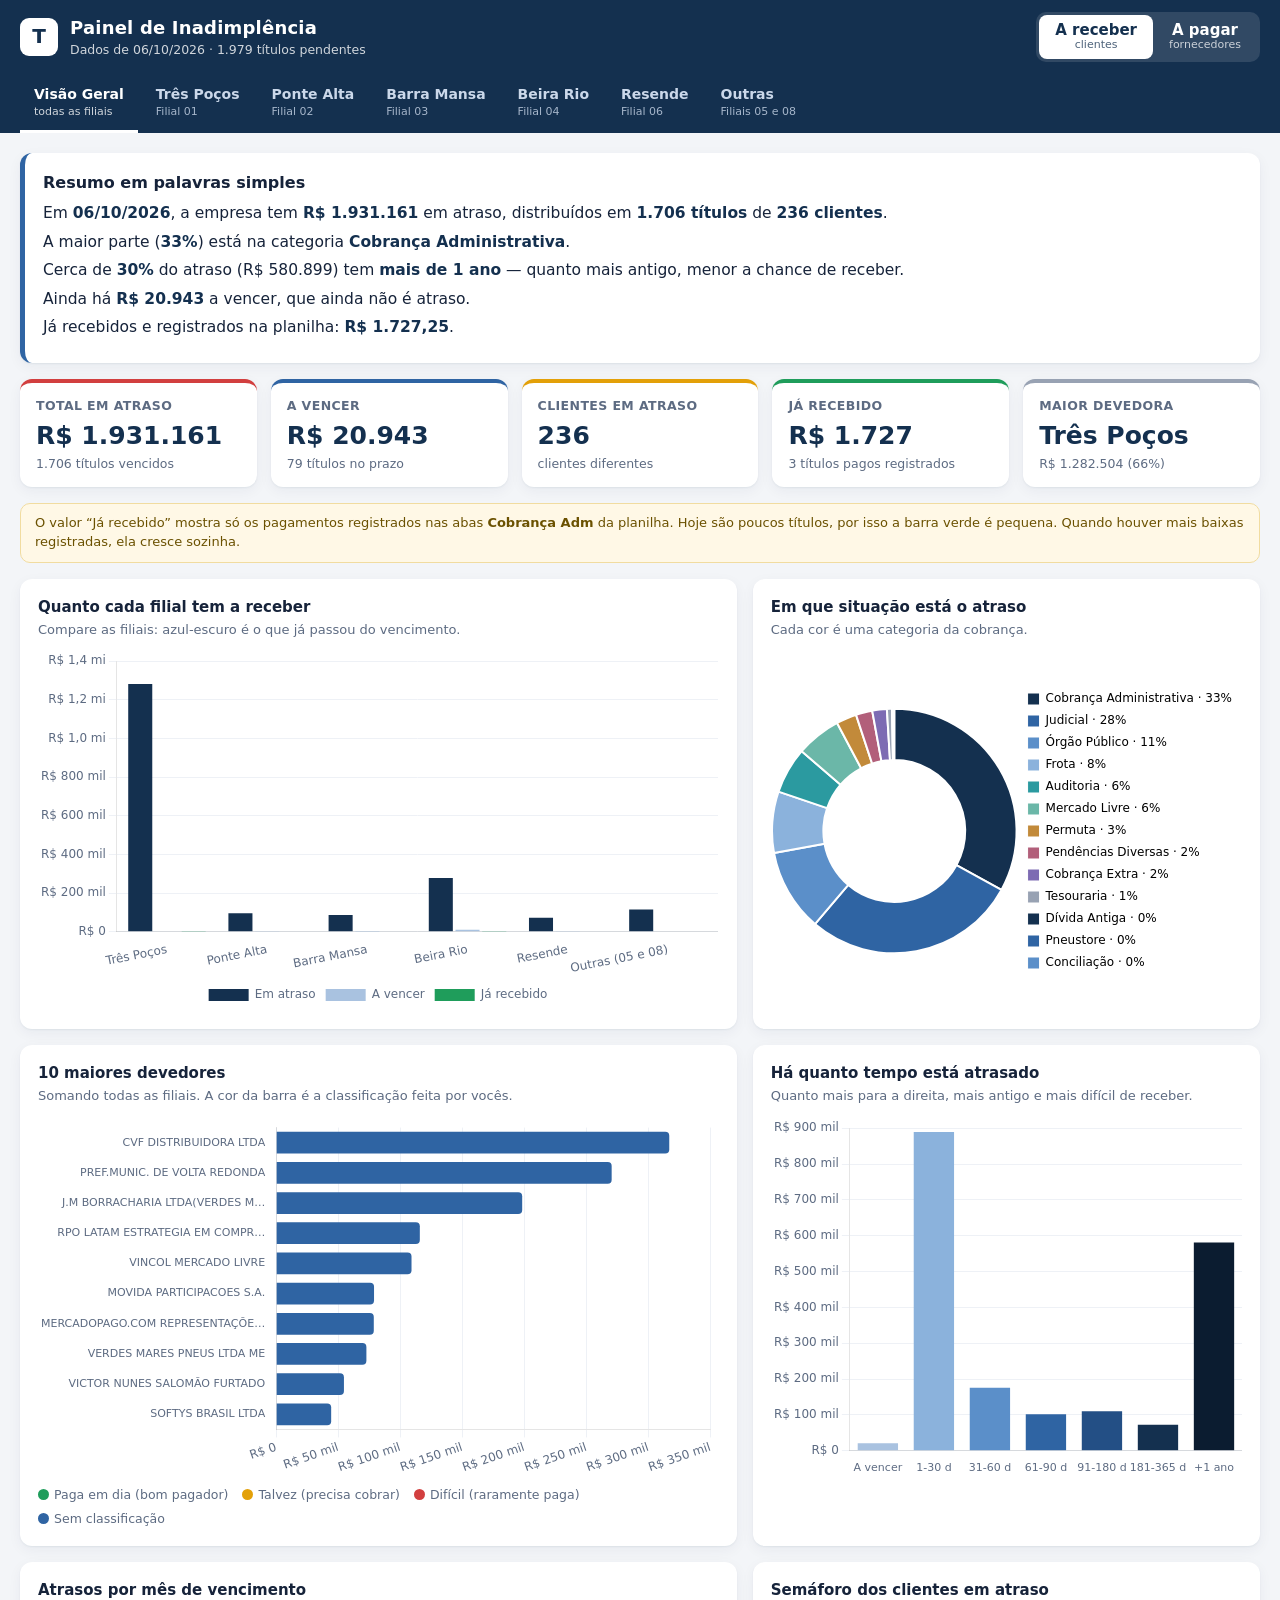
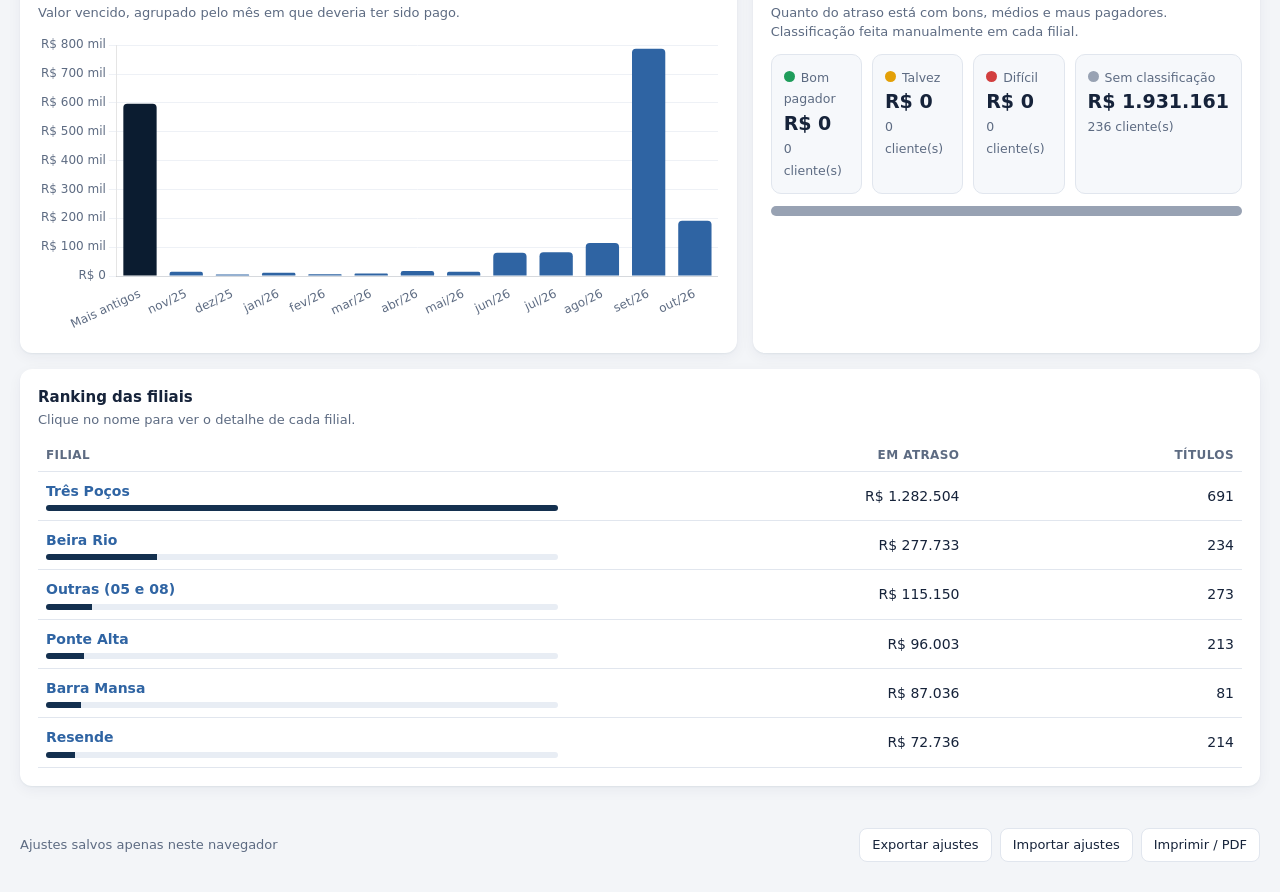
<file: index.html>
<!DOCTYPE html>
<html lang="pt-BR">
<head>
<meta charset="UTF-8">
<meta name="viewport" content="width=device-width, initial-scale=1">
<title>Painel de Inadimplência — Tecinco</title>
<meta name="description" content="Painel financeiro de títulos em aberto e inadimplência por filial.">
<link rel="stylesheet" href="css/style.css">
</head>
<body>
<header class="topo">
  <div class="topo-in">
    <div class="marca">
      <span class="logo" aria-hidden="true">T</span>
      <div>
        <h1>Painel de Inadimplência</h1>
        <p id="ref" class="sub"></p>
      </div>
    </div>
    <div class="modo" role="tablist" aria-label="Tipo de conta">
      <button data-modo="R" class="on" role="tab">A receber <small>clientes</small></button>
      <button data-modo="P" role="tab">A pagar <small>fornecedores</small></button>
    </div>
  </div>
  <nav id="abas" class="abas" aria-label="Filiais"></nav>
</header>

<main id="app" class="app" aria-live="polite"></main>

<footer class="rodape">
  <span id="sync" class="sync"></span>
  <span class="acoes">
    <button id="btnExport" class="btn-sec">Exportar ajustes</button>
    <label class="btn-sec">Importar ajustes<input id="fileImport" type="file" accept="application/json" hidden></label>
    <button id="btnPrint" class="btn-sec">Imprimir / PDF</button>
  </span>
</footer>

<script src="js/chart.umd.js"></script>
<script src="js/config.js"></script>
<script src="js/data.js"></script>
<script src="js/store.js"></script>
<script src="js/app.js"></script>
</body>
</html>
</file>
<file: css/style.css>
:root{
  --bg:#f3f5f8; --card:#fff; --ink:#16233a; --muted:#5d6b82; --line:#e1e6ee;
  --navy:#14304f; --blue:#2f64a3; --blue-l:#a9c2e0;
  --verde:#1f9d5b; --amarelo:#e3a008; --vermelho:#d23f3f; --cinza:#98a2b3;
  --r:12px; --sh:0 1px 2px rgba(20,48,79,.06),0 4px 14px rgba(20,48,79,.05);
}
*{box-sizing:border-box}
html{-webkit-text-size-adjust:100%}
body{margin:0;background:var(--bg);color:var(--ink);font:15px/1.45 system-ui,-apple-system,"Segoe UI",Roboto,Arial,sans-serif}
button,select,input,textarea{font:inherit;color:inherit}
h1,h2,h3{margin:0}
.topo{background:var(--navy);color:#fff;position:sticky;top:0;z-index:20}
.topo-in{max-width:1280px;margin:0 auto;padding:12px 20px;display:flex;gap:16px;align-items:center;justify-content:space-between;flex-wrap:wrap}
.marca{display:flex;gap:12px;align-items:center}
.logo{width:38px;height:38px;border-radius:9px;background:#fff;color:var(--navy);display:grid;place-items:center;font-weight:800;font-size:20px}
.topo h1{font-size:18px;font-weight:700;letter-spacing:.2px}
.sub{margin:0;font-size:12.5px;opacity:.8}
.modo{display:flex;background:rgba(255,255,255,.12);border-radius:10px;padding:3px}
.modo button{border:0;background:none;color:#fff;padding:7px 16px;border-radius:8px;cursor:pointer;font-weight:600;display:flex;flex-direction:column;align-items:center;line-height:1.15}
.modo button small{font-weight:400;font-size:11px;opacity:.75}
.modo button.on{background:#fff;color:var(--navy)}
.abas{max-width:1280px;margin:0 auto;padding:0 20px;display:flex;gap:4px;overflow-x:auto;scrollbar-width:none}
.abas::-webkit-scrollbar{display:none}
.abas a{color:#cbd8ea;text-decoration:none;padding:10px 14px;white-space:nowrap;border-bottom:3px solid transparent;font-weight:600;font-size:14px}
.abas a small{display:block;font-weight:400;font-size:11px;opacity:.8}
.abas a:hover{color:#fff}
.abas a.on{color:#fff;border-color:#fff}
.app{max-width:1280px;margin:0 auto;padding:20px}
.card{background:var(--card);border-radius:var(--r);box-shadow:var(--sh);padding:18px}
.card h2{font-size:15px;font-weight:700;margin-bottom:2px}
.card .dica{margin:0 0 12px;color:var(--muted);font-size:13px}
.resumo{border-left:5px solid var(--blue);margin-bottom:16px}
.resumo h2{font-size:16px;margin-bottom:8px}
.resumo p{margin:6px 0;font-size:15.5px}
.resumo b{color:var(--navy)}
.kpis{display:grid;grid-template-columns:repeat(auto-fit,minmax(190px,1fr));gap:14px;margin-bottom:16px}
.kpi{background:var(--card);border-radius:var(--r);box-shadow:var(--sh);padding:14px 16px;border-top:4px solid var(--blue)}
.kpi.k-red{border-color:var(--vermelho)}.kpi.k-green{border-color:var(--verde)}.kpi.k-amber{border-color:var(--amarelo)}.kpi.k-gray{border-color:var(--cinza)}
.kpi .l{font-size:12.5px;color:var(--muted);font-weight:600;text-transform:uppercase;letter-spacing:.4px}
.kpi .v{font-size:25px;font-weight:750;margin:3px 0 1px;color:var(--navy);font-variant-numeric:tabular-nums}
.kpi .d{font-size:12.5px;color:var(--muted)}
.grid{display:grid;grid-template-columns:repeat(12,1fr);gap:16px;margin-bottom:16px}
.c12{grid-column:span 12}.c8{grid-column:span 8}.c7{grid-column:span 7}.c6{grid-column:span 6}.c5{grid-column:span 5}.c4{grid-column:span 4}
.graf{position:relative;height:300px}
.graf.alto{height:360px}
.legenda{display:flex;flex-wrap:wrap;gap:6px 14px;font-size:12.5px;color:var(--muted);margin-top:8px}
.legenda i{display:inline-block;width:11px;height:11px;border-radius:50%;margin-right:5px;vertical-align:-1px}
.sem{display:grid;grid-template-columns:repeat(4,1fr);gap:10px}
.sem div{border-radius:10px;padding:12px;background:#f6f8fb;border:1px solid var(--line)}
.sem b{display:block;font-size:19px;font-variant-numeric:tabular-nums}
.sem span{font-size:12.5px;color:var(--muted)}
.sem .dot{display:inline-block;width:11px;height:11px;border-radius:50%;margin-right:6px}
.barra{height:10px;border-radius:6px;background:#e8edf4;overflow:hidden;display:flex;margin-top:12px}
.barra span{display:block;height:100%}
.rank{width:100%;border-collapse:collapse;font-size:14px}
.rank th{text-align:left;font-size:12px;color:var(--muted);text-transform:uppercase;letter-spacing:.4px;padding:6px 8px;border-bottom:1px solid var(--line)}
.rank td{padding:9px 8px;border-bottom:1px solid var(--line)}
.rank td.n,.rank th.n{text-align:right;font-variant-numeric:tabular-nums}
.rank a{color:var(--blue);font-weight:600;text-decoration:none}
.mini{height:6px;border-radius:4px;background:#e8edf4;margin-top:4px;overflow:hidden}.mini i{display:block;height:100%;background:var(--navy)}
.aviso{background:#fff8e6;border:1px solid #f1dca0;color:#6b5100;border-radius:10px;padding:10px 14px;font-size:13px;margin-bottom:16px}
.filtros{display:flex;flex-wrap:wrap;gap:10px;align-items:center;margin-bottom:12px}
.filtros input[type=search],.filtros select{border:1px solid var(--line);border-radius:8px;padding:8px 10px;background:#fff;min-width:150px}
.filtros input[type=search]{flex:1;min-width:200px}
.filtros label.chk{display:flex;gap:6px;align-items:center;font-size:13.5px;color:var(--muted)}
.tw{overflow-x:auto}
table.t{width:100%;border-collapse:collapse;font-size:13.5px}
.t th{position:sticky;top:0;background:#f3f6fa;text-align:left;padding:9px 10px;font-size:12px;color:var(--muted);text-transform:uppercase;letter-spacing:.3px;border-bottom:1px solid var(--line);white-space:nowrap;cursor:pointer;user-select:none}
.t th.n,.t td.n{text-align:right;font-variant-numeric:tabular-nums}
.t th.on::after{content:" ▾"}.t th.on.asc::after{content:" ▴"}
.t td{padding:8px 10px;border-bottom:1px solid var(--line);vertical-align:middle}
.t tr:hover td{background:#fafcff}
.t tr.pago td{background:#eaf7ef}
.t tr.oculto td{opacity:.5}
.t .cli{font-weight:600;max-width:280px}
.t .cli small{display:block;font-weight:400;color:var(--muted)}
.tag{display:inline-block;padding:2px 9px;border-radius:20px;font-size:12px;background:#e8eef7;color:var(--navy);white-space:nowrap}
.tag.ok{background:#d7f1e2;color:#146b3c}.tag.warn{background:#fdf0cd;color:#7a5600}.tag.bad{background:#fbdcdc;color:#8f2323}
.cores{display:flex;gap:5px;align-items:center}
.cores button{width:22px;height:22px;border-radius:50%;border:2px solid transparent;background:var(--c);opacity:.28;cursor:pointer;padding:0}
.cores button:hover{opacity:.7}
.cores button.on{opacity:1;border-color:var(--ink);box-shadow:0 0 0 2px #fff inset}
.cores .x{background:none;border:0;color:var(--muted);font-size:14px;opacity:.7;width:auto;height:auto;border-radius:0}
.ic{border:1px solid var(--line);background:#fff;border-radius:7px;padding:4px 8px;cursor:pointer;font-size:12.5px;color:var(--muted)}
.ic:hover{background:#f3f6fa}
.ic.tem{color:var(--blue);border-color:var(--blue-l);background:#eef4fb}
.pag{display:flex;justify-content:space-between;align-items:center;gap:10px;margin-top:12px;font-size:13.5px;color:var(--muted);flex-wrap:wrap}
.pag button{border:1px solid var(--line);background:#fff;border-radius:8px;padding:6px 12px;cursor:pointer}
.pag button:disabled{opacity:.4;cursor:default}
.vazio{text-align:center;color:var(--muted);padding:30px 0}
.rodape{max-width:1280px;margin:0 auto;padding:6px 20px 30px;display:flex;justify-content:space-between;gap:12px;flex-wrap:wrap;align-items:center;color:var(--muted);font-size:13px}
.sync.err{color:var(--vermelho);font-weight:600}
.acoes{display:flex;gap:8px;flex-wrap:wrap}
.btn-sec{border:1px solid var(--line);background:#fff;border-radius:8px;padding:7px 12px;cursor:pointer;font-size:13px;color:var(--ink)}
.btn-sec:hover{background:#f3f6fa}
.btn-p{border:0;background:var(--navy);color:#fff;border-radius:8px;padding:8px 16px;cursor:pointer;font-weight:600}
dialog{border:0;border-radius:14px;padding:20px;max-width:440px;width:calc(100% - 32px);box-shadow:0 20px 60px rgba(0,0,0,.3)}
dialog::backdrop{background:rgba(10,20,40,.45)}
dialog h3{font-size:16px;margin-bottom:4px}
dialog p{margin:2px 0 10px;color:var(--muted);font-size:13px}
dialog textarea{width:100%;min-height:110px;border:1px solid var(--line);border-radius:8px;padding:10px;resize:vertical}
dialog .bt{display:flex;justify-content:flex-end;gap:8px;margin-top:12px}
.toast{position:fixed;bottom:18px;left:50%;transform:translateX(-50%);background:var(--ink);color:#fff;padding:10px 16px;border-radius:10px;font-size:13.5px;z-index:50}

@media (max-width:900px){
  .c8,.c7,.c6,.c5,.c4{grid-column:span 12}
  .sem{grid-template-columns:repeat(2,1fr)}
}
@media (max-width:720px){
  .app{padding:14px 14px 4px}.topo-in{padding:10px 14px}.abas{padding:0 10px}.rodape{padding:6px 14px 24px}
  .kpi .v{font-size:21px}
  .graf{height:260px}
  table.t thead{display:none}
  table.t,.t tbody,.t tr,.t td{display:block;width:100%}
  .t tr{border:1px solid var(--line);border-radius:10px;margin-bottom:10px;padding:8px 4px;background:#fff}
  .t td{border:0;padding:5px 10px;display:flex;justify-content:space-between;gap:12px;align-items:center;text-align:right}
  .t td::before{content:attr(data-l);color:var(--muted);font-size:12px;text-transform:uppercase;text-align:left;flex-shrink:0}
  .t td.n{text-align:right}.t .cli{max-width:none}
  .t tr.pago{background:#eaf7ef}.t tr:hover td{background:none}.t tr.pago td{background:none}
}
@media print{
  .topo{position:static}.modo,.rodape .acoes,.filtros,.pag button,.cores,.ic{display:none!important}
  body{background:#fff}.card,.kpi{box-shadow:none;border:1px solid var(--line)}
  .grid{break-inside:avoid}.card{break-inside:avoid}
}
</file>
